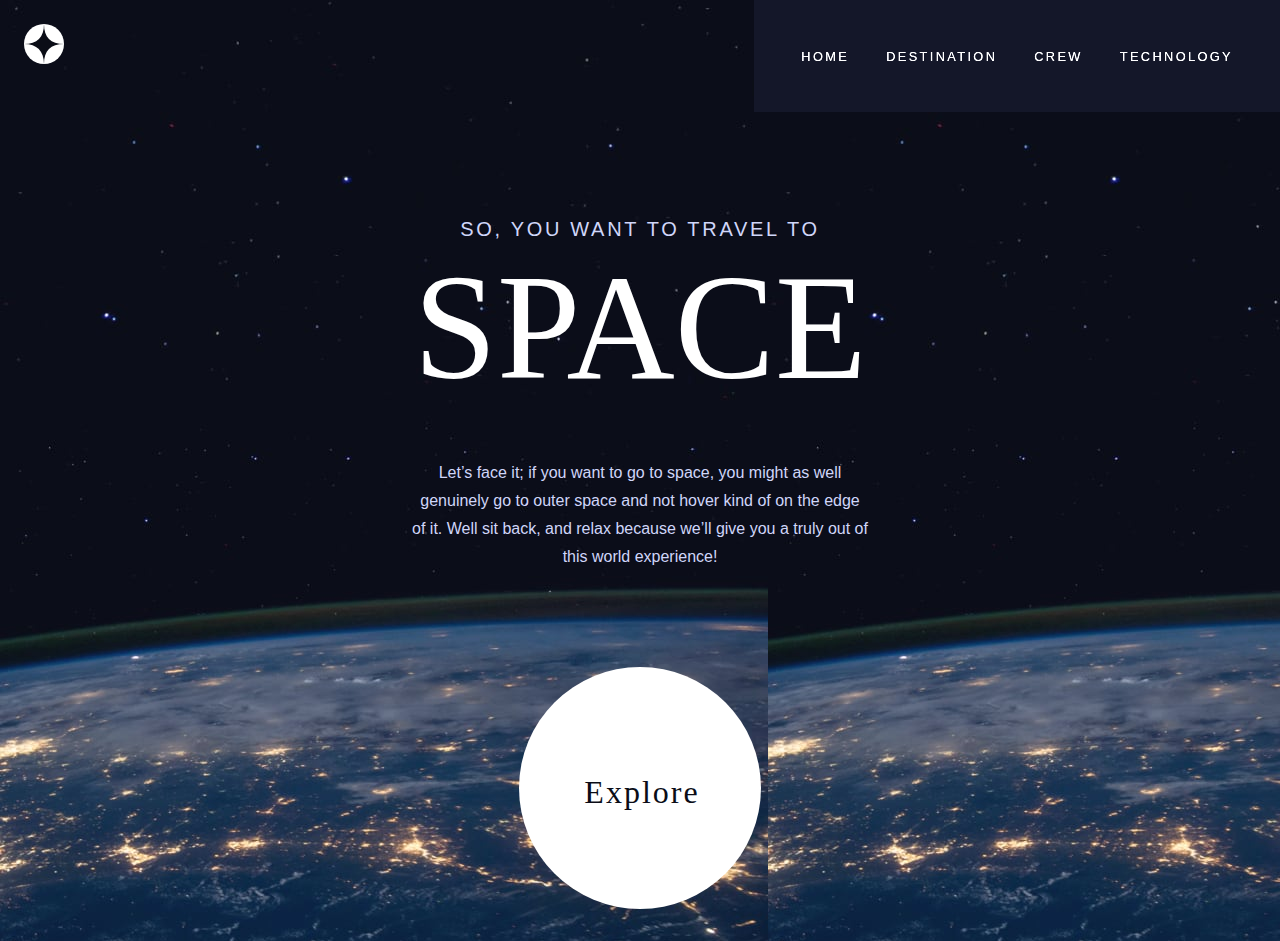
<file: starter-code/index.html>
<!DOCTYPE html>
<html lang="en">
<head>
  <meta charset="UTF-8">
  <meta name="viewport" content="width=device-width, initial-scale=1.0">
   <link rel="stylesheet" href="index.css">
  <link rel="icon" type="image/png" sizes="32x32" href="./assets/favicon-32x32.png">
  <script src="index.js" defer></script>
  
  <title>Frontend Mentor | Space tourism website</title>
</head>
<body>

<section class="wrapper">
<section class="Main_Menu">
  <img src="../starter-code/assets/shared/logo.svg">
  <img src="../starter-code/assets/shared/icon-hamburger.svg" id="hamburger">
</section>

<section class="menu" id="menu">
  <img src="../starter-code/assets/shared/icon-close.svg" id="close">
  <ul>
<li><a href="index.html"><span>00</span>  Home</a></li>

<li><a href="destination-moon.html"><span>01</span>  Destination</a></li>
<li><a href="#"><span>02</span>  Crew</a></li>
<li><a href="#"><span>03</span>  Technology </a></li>
</ul>
  </section>
 
  <section class="Menu" id="Menu">
    <ul>
  <li><a href="index.html">  Home</a></li>
  
  <li><a href="destination-moon.html"> Destination</a></li>
  <li><a href="#">  Crew</a></li>
  <li><a href="#"> Technology </a></li>
  </ul>
</section>
</section>
  
<section class="container">
  <section class="Text">
    <p>So, you want to travel to</p>
  <h1>Space</h1>
 <p> Let’s face it; if you want to go to space, you might as well genuinely go to 
  outer space and not hover kind of on the edge of it. Well sit back, and relax 
  because we’ll give you a truly out of this world experience!</p>
</section>
<section class="bottom">
  <h3>Explore</h3>
</section>
</section>

</body>
</html>
</file>
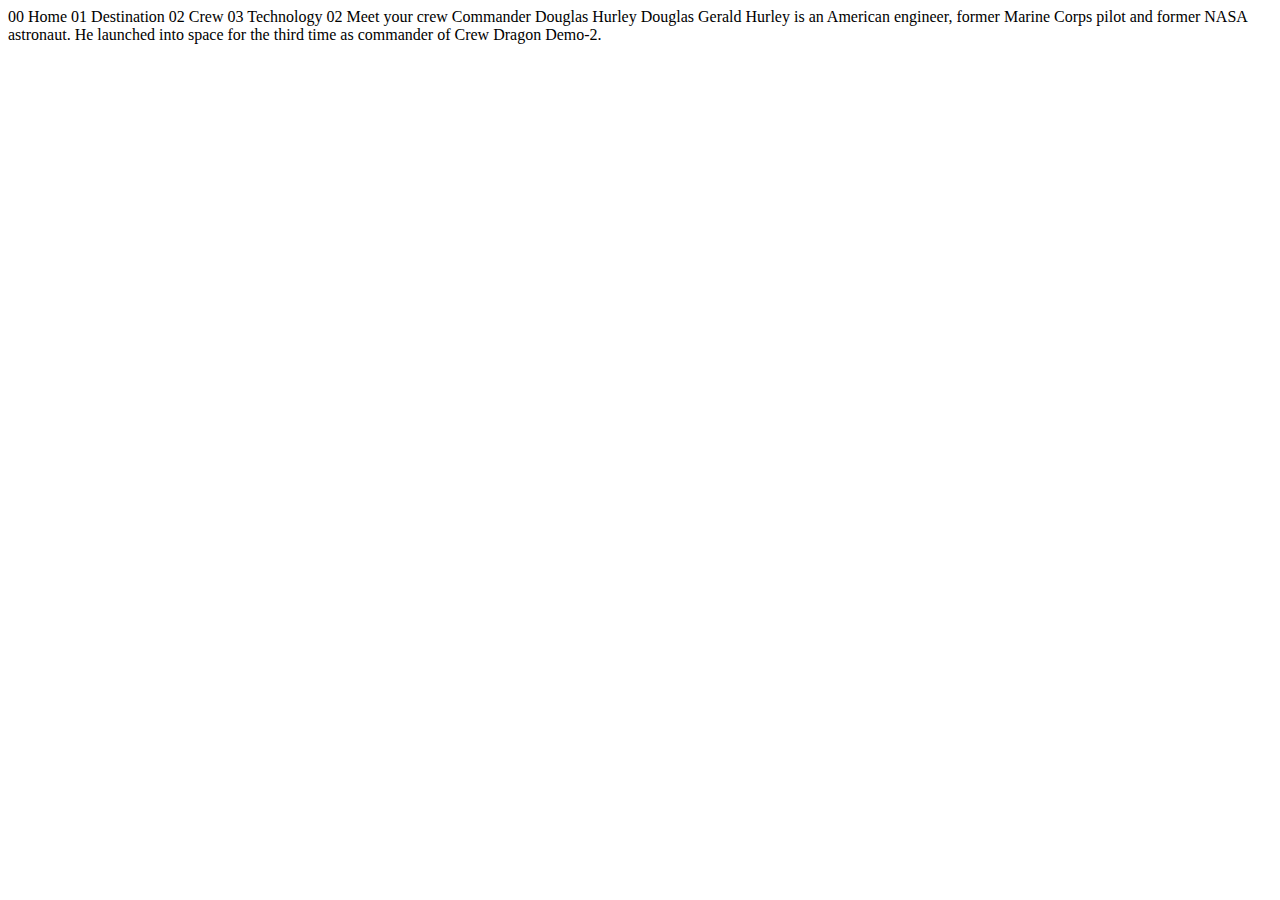
<file: starter-code/crew-commander.html>
<!DOCTYPE html>
<html lang="en">
<head>
  <meta charset="UTF-8">
  <meta name="viewport" content="width=device-width, initial-scale=1.0">

  <link rel="icon" type="image/png" sizes="32x32" href="./assets/favicon-32x32.png">
  
  <title>Frontend Mentor | Space tourism website</title>
</head>
<body>

  00 Home
  01 Destination
  02 Crew
  03 Technology

  02 Meet your crew

  Commander
  Douglas Hurley

  Douglas Gerald Hurley is an American engineer, former Marine Corps pilot 
  and former NASA astronaut. He launched into space for the third time as 
  commander of Crew Dragon Demo-2.
</body>
</html>
</file>
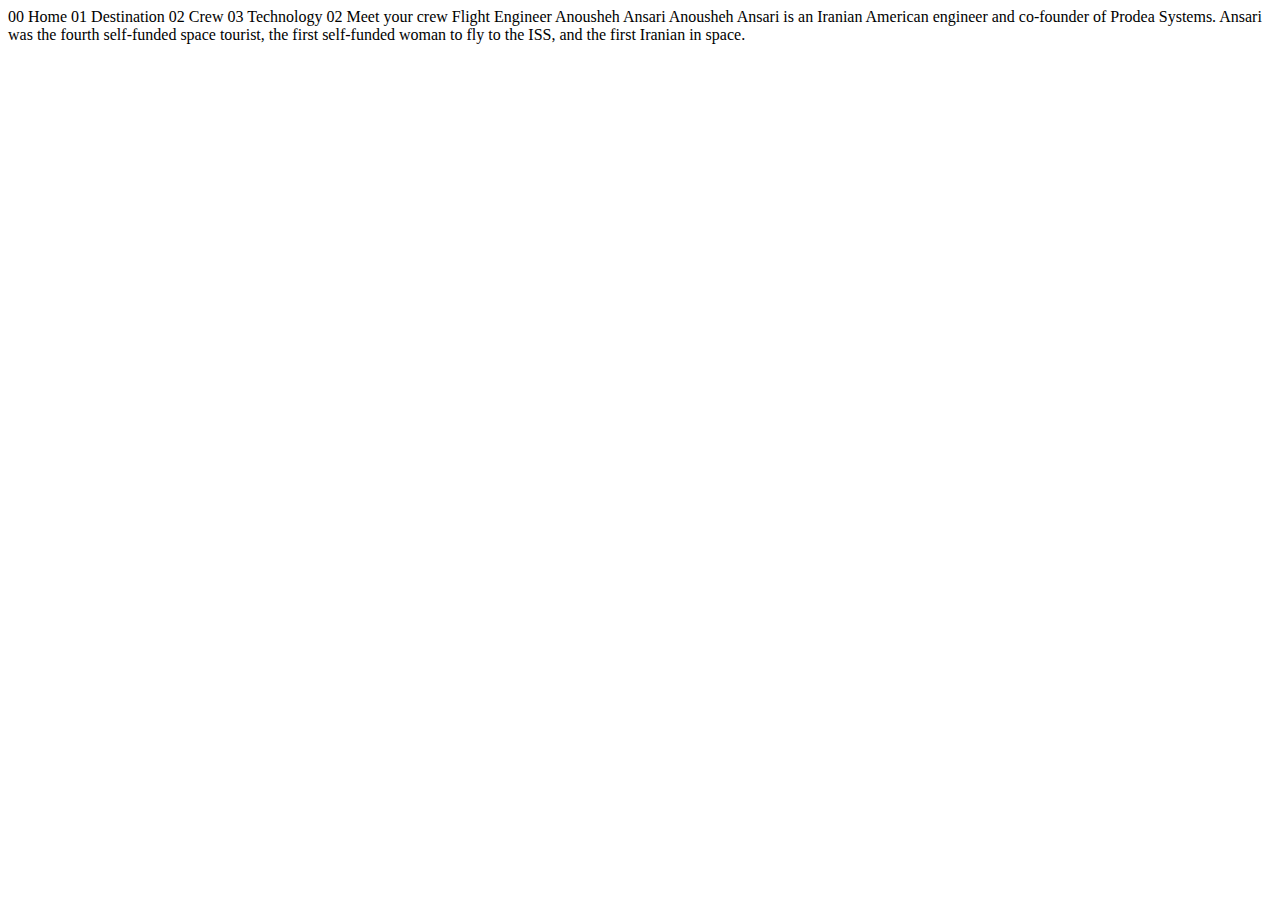
<file: starter-code/crew-engineer.html>
<!DOCTYPE html>
<html lang="en">
<head>
  <meta charset="UTF-8">
  <meta name="viewport" content="width=device-width, initial-scale=1.0">

  <link rel="icon" type="image/png" sizes="32x32" href="./assets/favicon-32x32.png">
  
  <title>Frontend Mentor | Space tourism website</title>
</head>
<body>

  00 Home
  01 Destination
  02 Crew
  03 Technology

  02 Meet your crew

  Flight Engineer
  Anousheh Ansari

  Anousheh Ansari is an Iranian American engineer and co-founder of Prodea Systems. 
  Ansari was the fourth self-funded space tourist, the first self-funded woman to 
  fly to the ISS, and the first Iranian in space. 
</body>
</html>
</file>
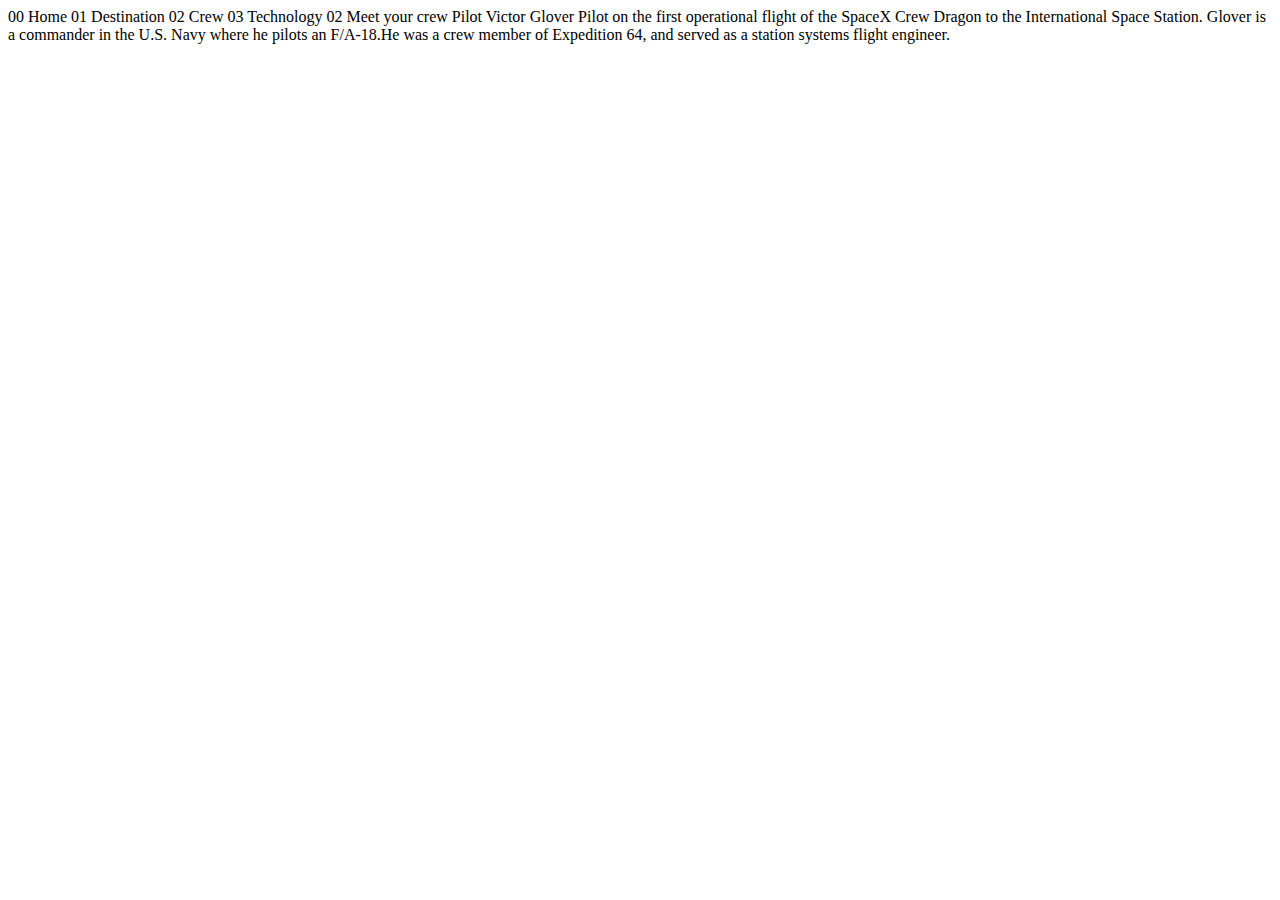
<file: starter-code/crew-pilot.html>
<!DOCTYPE html>
<html lang="en">
<head>
  <meta charset="UTF-8">
  <meta name="viewport" content="width=device-width, initial-scale=1.0">

  <link rel="icon" type="image/png" sizes="32x32" href="./assets/favicon-32x32.png">
  
  <title>Frontend Mentor | Space tourism website</title>
</head>
<body>

  00 Home
  01 Destination
  02 Crew
  03 Technology

  02 Meet your crew

  Pilot
  Victor Glover

  Pilot on the first operational flight of the SpaceX Crew Dragon to the 
  International Space Station. Glover is a commander in the U.S. Navy where 
  he pilots an F/A-18.He was a crew member of Expedition 64, and served as a 
  station systems flight engineer. 
</body>
</html>
</file>
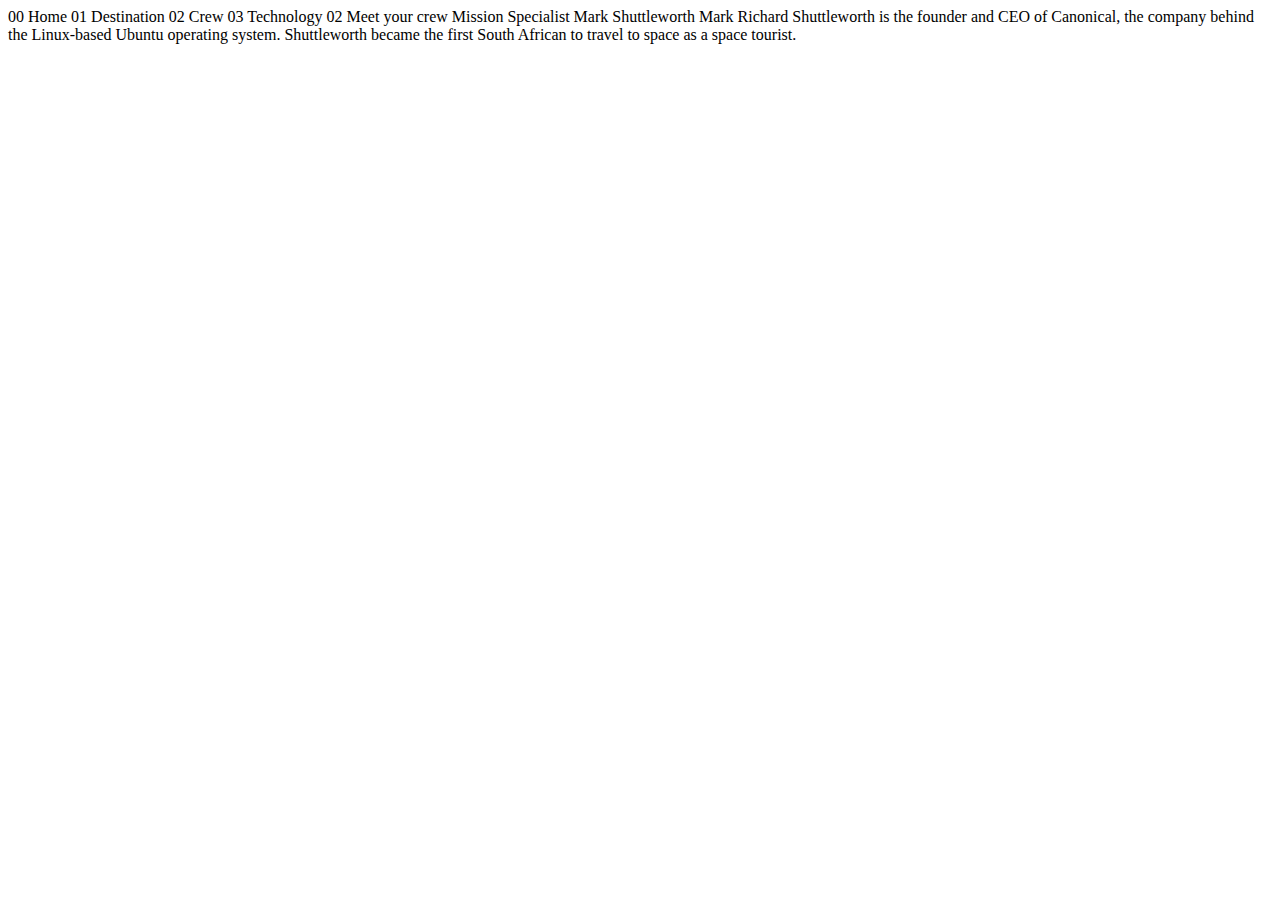
<file: starter-code/crew-specialist.html>
<!DOCTYPE html>
<html lang="en">
<head>
  <meta charset="UTF-8">
  <meta name="viewport" content="width=device-width, initial-scale=1.0">

  <link rel="icon" type="image/png" sizes="32x32" href="./assets/favicon-32x32.png">
  
  <title>Frontend Mentor | Space tourism website</title>
</head>
<body>

  00 Home
  01 Destination
  02 Crew
  03 Technology

  02 Meet your crew

  Mission Specialist
  Mark Shuttleworth

  Mark Richard Shuttleworth is the founder and CEO of Canonical, the company behind 
  the Linux-based Ubuntu operating system. Shuttleworth became the first South 
  African to travel to space as a space tourist.
</body>
</html>
</file>
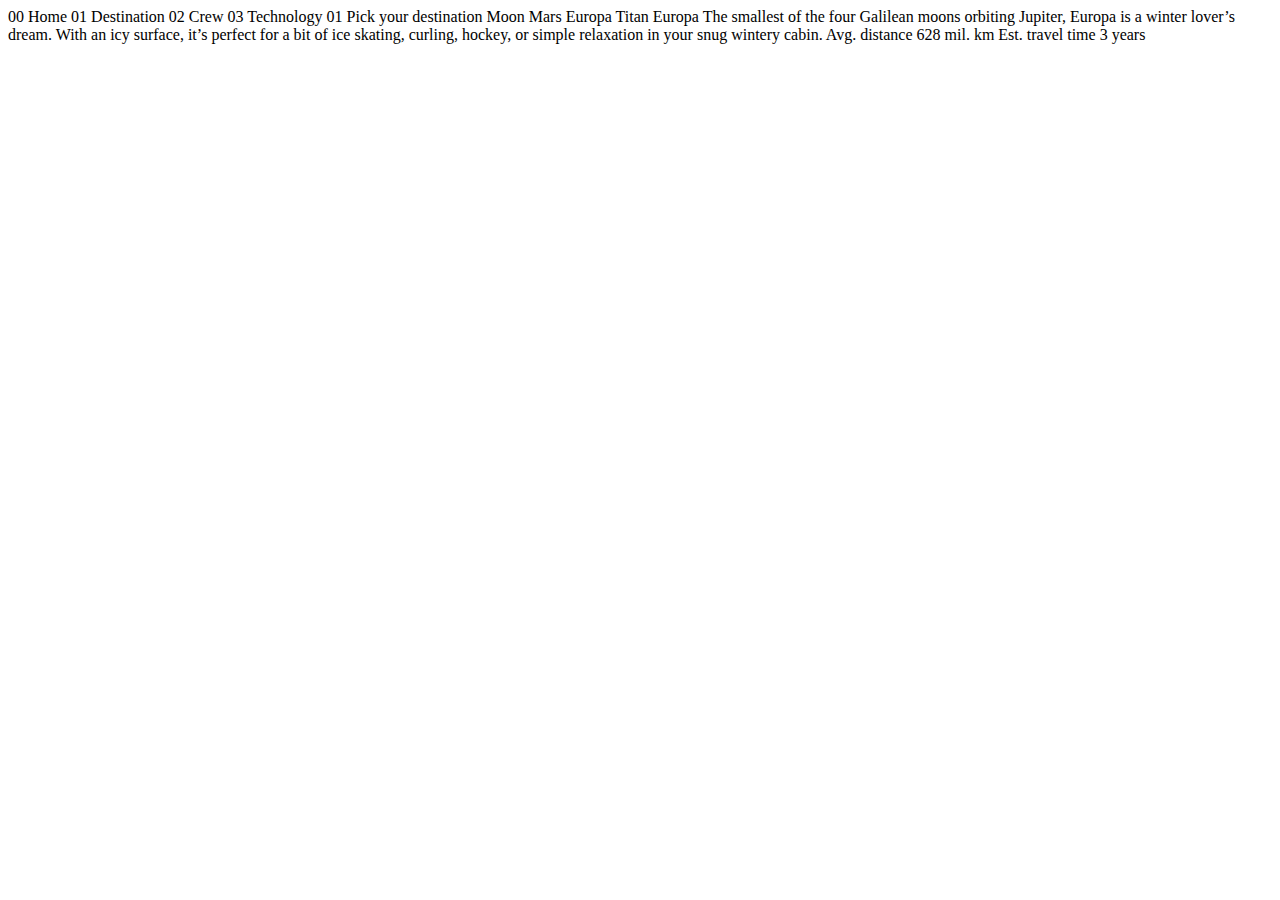
<file: starter-code/destination-europa.html>
<!DOCTYPE html>
<html lang="en">
<head>
  <meta charset="UTF-8">
  <meta name="viewport" content="width=device-width, initial-scale=1.0">

  <link rel="icon" type="image/png" sizes="32x32" href="./assets/favicon-32x32.png">
  
  <title>Frontend Mentor | Space tourism website</title>
</head>
<body>

  00 Home
  01 Destination
  02 Crew
  03 Technology

  01 Pick your destination

  Moon
  Mars
  Europa
  Titan

  Europa

  The smallest of the four Galilean moons orbiting Jupiter, Europa is a 
  winter lover’s dream. With an icy surface, it’s perfect for a bit of 
  ice skating, curling, hockey, or simple relaxation in your snug 
  wintery cabin.

  Avg. distance
  628 mil. km

  Est. travel time
  3 years
</body>
</html>
</file>
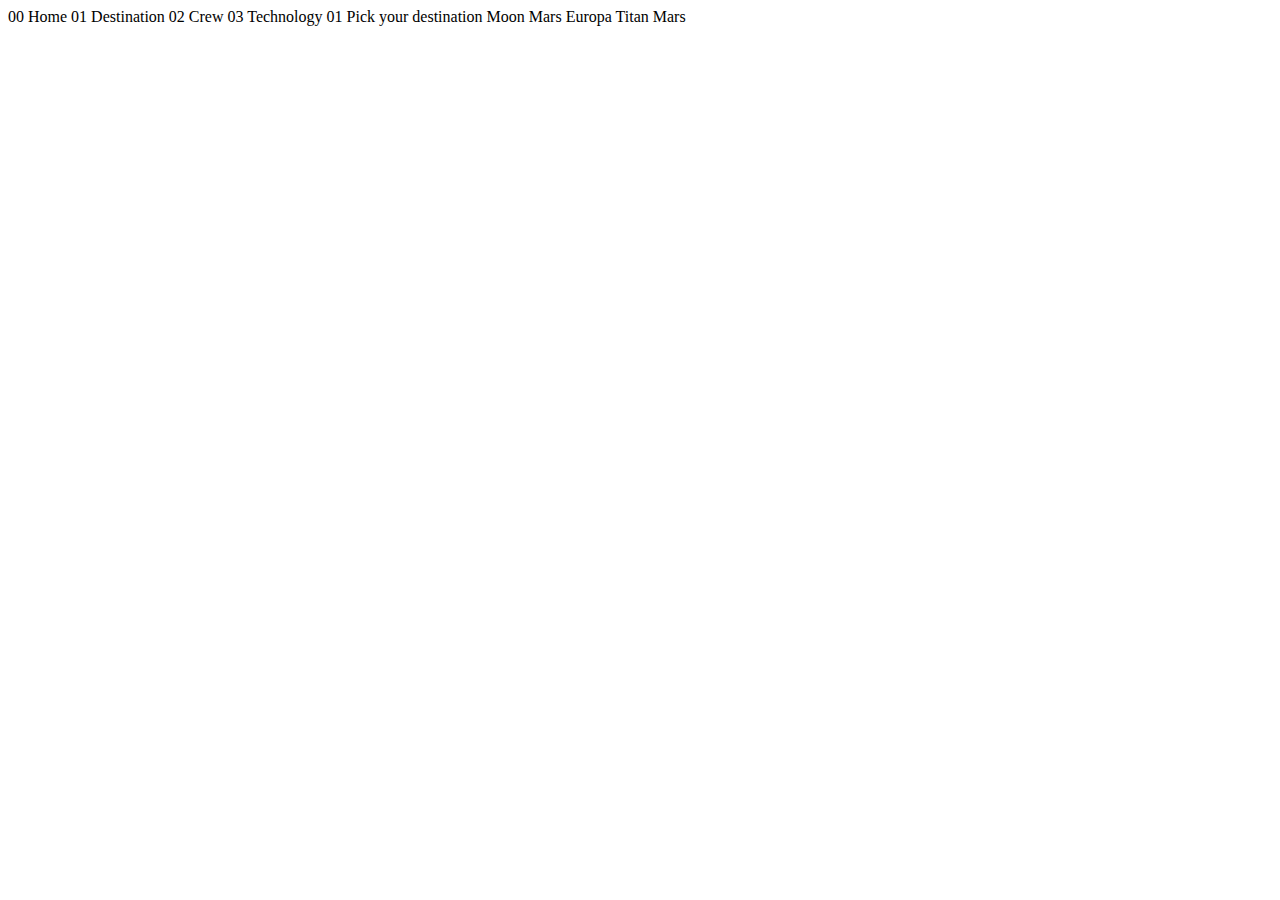
<file: starter-code/destination-mars.html>
<!DOCTYPE html>
<html lang="en">
<head>
  <meta charset="UTF-8">
  <meta name="viewport" content="width=device-width, initial-scale=1.0">

  <link rel="icon" type="image/png" sizes="32x32" href="./assets/favicon-32x32.png">
  
  <title>Frontend Mentor | Space tourism website</title>
</head>
<body>

  00 Home
  01 Destination
  02 Crew
  03 Technology

  01 Pick your destination

  Moon
  Mars
  Europa
  Titan

  Mars


  

 
</body>
</html>
</file>
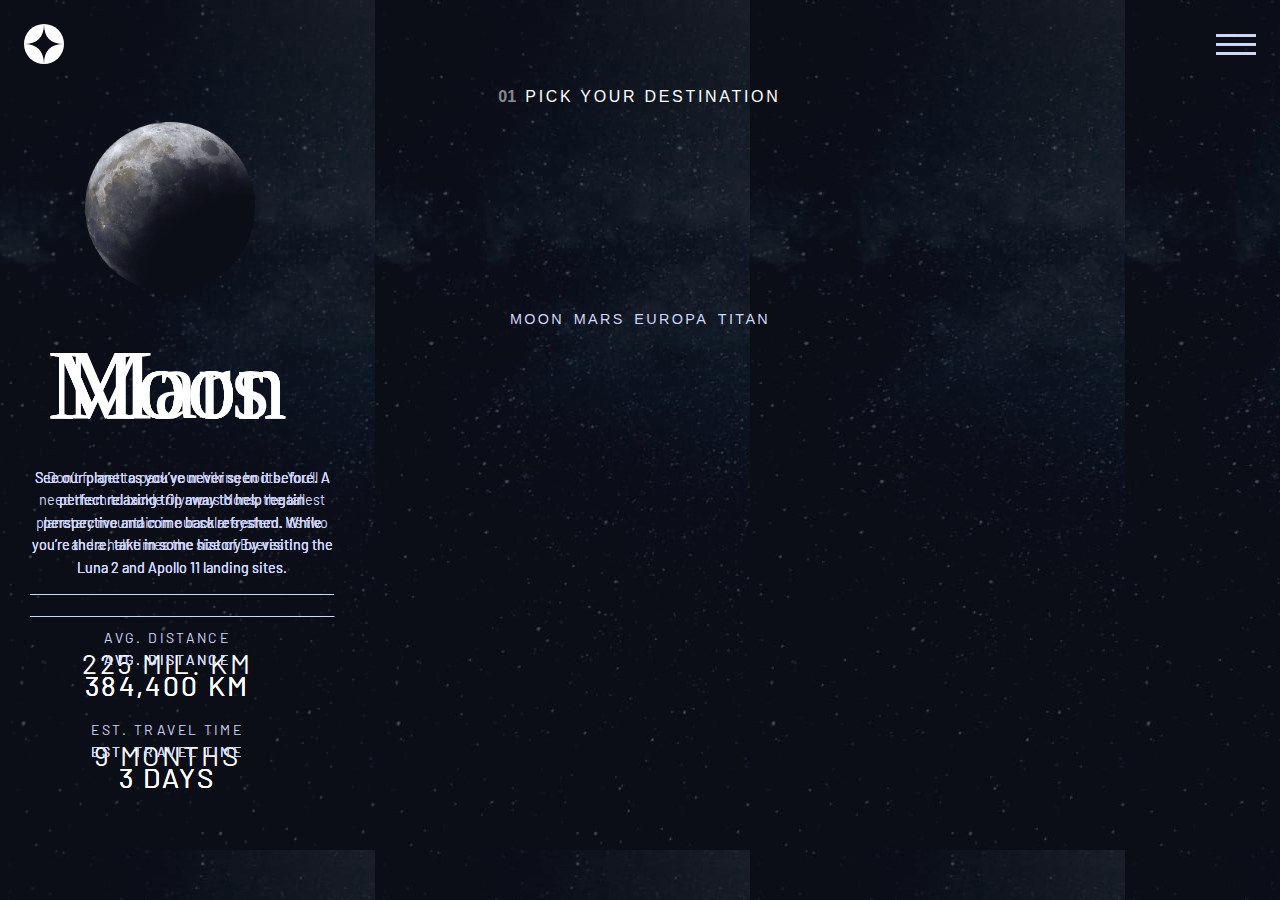
<file: starter-code/destination-moon.html>
<!DOCTYPE html>
<html lang="en">
<head>
  <meta charset="UTF-8">
  <meta name="viewport" content="width=device-width, initial-scale=1.0">
  <link rel="stylesheet" href="destination.css">
  <link rel="icon" type="image/png" sizes="32x32" href="./assets/favicon-32x32.png">
  <link href="https://fonts.googleapis.com/css2?family=Barlow&display=swap" rel="stylesheet">
  <script src="index.js" defer></script>
  <title>Frontend Mentor | Space tourism website</title>
</head>
<body>

  <section class="Main_Menu">
    <img src="../starter-code/assets/shared/logo.svg">
    <img src="../starter-code/assets/shared/icon-hamburger.svg" id="hamburger">
  </section>
  
  <section class="menu" id="menu">
    <img src="../starter-code/assets/shared/icon-close.svg" id="close">
    <ul>
  <li><a href="index.html"><span>00</span>  Home</a></li>
  
  <li><a href="destination-moon.html"><span>01</span>  Destination</a></li>
  <li><a href="#"><span>02</span>  Crew</a></li>
  <li><a href="#"><span>03</span>  Technology </a></li>
  </ul>
    </section>
    <section class="header__text">
      <p>
      01</p><p>Pick your destination
        </p>
    </section>
    <section id="planetary__bodies" >
    <section id="moon_img">
      <img src="./assets/destination/image-moon.png"  id="moon">
    </section>
    <section id="moon_img" hidden>
      <img src="./assets/destination/image-mars.png"  id="mars">
    </section>
    <section id="moon_img" hidden>
      <img src="./assets/destination/image-europa.png">
    </section>
    <section id="moon_img" hidden>
      <img src="./assets/destination/image-titan.png">
    </section>
  </section>


  <section class="planets">
    <ul>
      <li><a href="#">Moon</a></li> 
      <li><a href="#">Mars</a></li> 
      <li><a href="#">Europa</a></li> 
      <li><a href="#">Titan</a></li> 
 
</ul>
</section>

<!-- Moon -->
<section class="destination" hidden>
<section class="Text">
  <h1> Moon</h1>
 <p>
   See our planet as you’ve never seen it before. A perfect relaxing trip away to help 
   regain perspective and come back refreshed. While you’re there, take in some history 
   by visiting the Luna 2 and Apollo 11 landing sites.</p>
   
   </section>
 
   
 <section class="distance">
  <p> Avg. distance</p>
   <p> 384,400 km</p>
 </section>
 
 <section class="Time">
   <p>Est. travel time</p>
   <p>3 days</p>
</section>
</section>

<!-- Mars -->
<section class="destination" hidden>
<section class="Text">
  <h1> Mars</h1>
 <p>
  Don’t forget to pack your hiking boots. You’ll need them to tackle Olympus Mons, 
  the tallest planetary mountain in our solar system. It’s two and a half times 
  the size of Everest!
</p>
   
   </section>
 

 <section class="distance">
  <p> Avg. distance
    </p>
   <p> 225 mil. km</p>
 </section>
 
 <section class="Time">
   <p> Est. travel time
   </p>
   <p> 9 months</p>
</section>
</section>

<!-- Europa -->
<section class="destination" hidden>
<section class="Text">
  <h1> Moon</h1>
 <p>
   See our planet as you’ve never seen it before. A perfect relaxing trip away to help 
   regain perspective and come back refreshed. While you’re there, take in some history 
   by visiting the Luna 2 and Apollo 11 landing sites.</p>
   
   </section>
 
   
 <section class="distance">
  <p> Avg. distance</p>
   <p> 384,400 km</p>
 </section>
 
 <section class="Time">
   <p>Est. travel time</p>
   <p>3 days</p>
</section>
</section>

<!-- Titan -->
<section class="destination">
<section class="Text">
  <h1> Moon</h1>
 <p>
   See our planet as you’ve never seen it before. A perfect relaxing trip away to help 
   regain perspective and come back refreshed. While you’re there, take in some history 
   by visiting the Luna 2 and Apollo 11 landing sites.</p>
   
   </section>
 
   
 <section class="distance">
  <p> Avg. distance</p>
   <p> 384,400 km</p>
 </section>
 
 <section class="Time">
   <p>Est. travel time</p>
   <p>3 days</p>
</section>
</section>
</body>
</html>
</file>
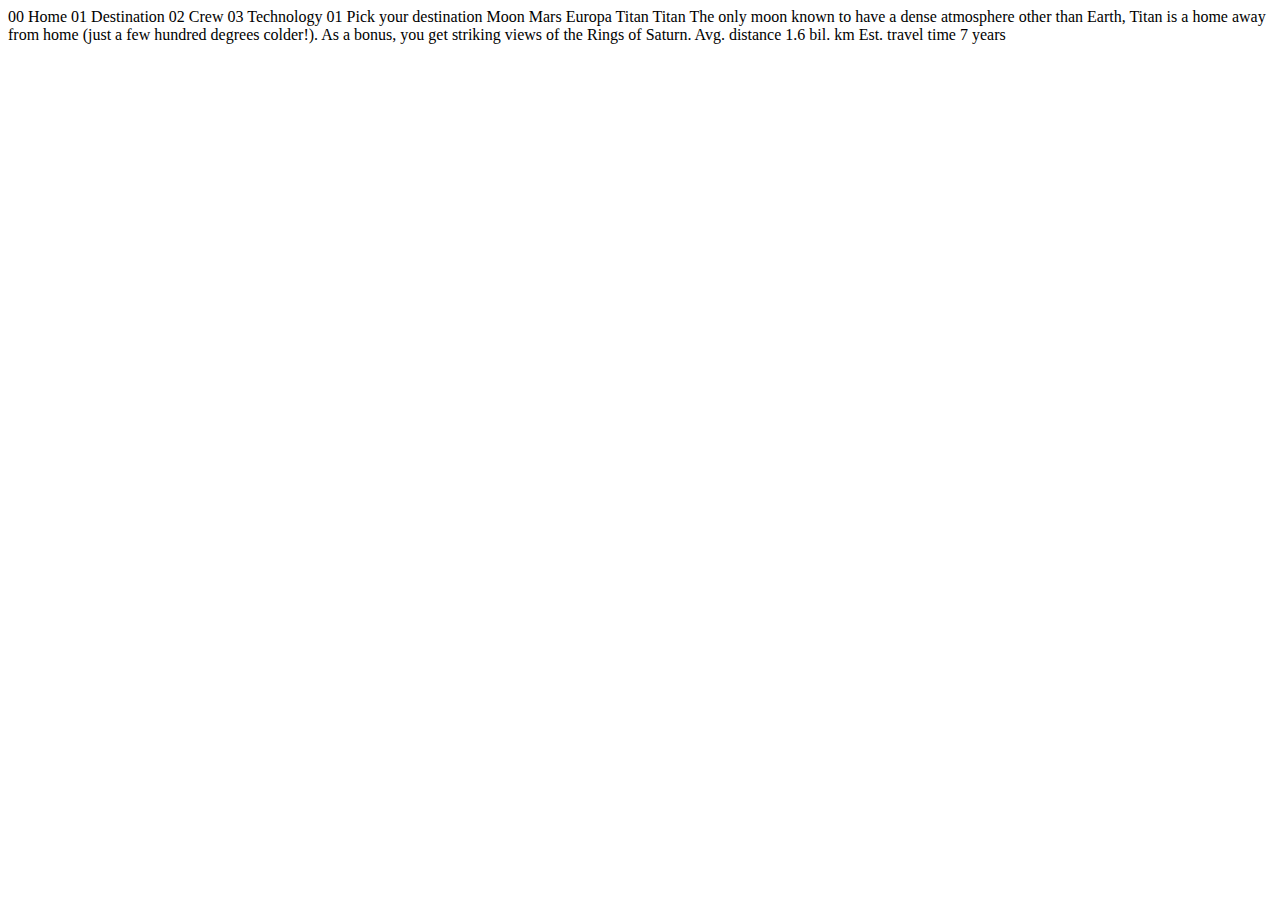
<file: starter-code/destination-titan.html>
<!DOCTYPE html>
<html lang="en">
<head>
  <meta charset="UTF-8">
  <meta name="viewport" content="width=device-width, initial-scale=1.0">

  <link rel="icon" type="image/png" sizes="32x32" href="./assets/favicon-32x32.png">
  
  <title>Frontend Mentor | Space tourism website</title>
</head>
<body>

  00 Home
  01 Destination
  02 Crew
  03 Technology

  01 Pick your destination

  Moon
  Mars
  Europa
  Titan

  Titan

  The only moon known to have a dense atmosphere other than Earth, Titan 
  is a home away from home (just a few hundred degrees colder!). As a 
  bonus, you get striking views of the Rings of Saturn.

  Avg. distance
  1.6 bil. km

  Est. travel time
  7 years
</body>
</html>
</file>
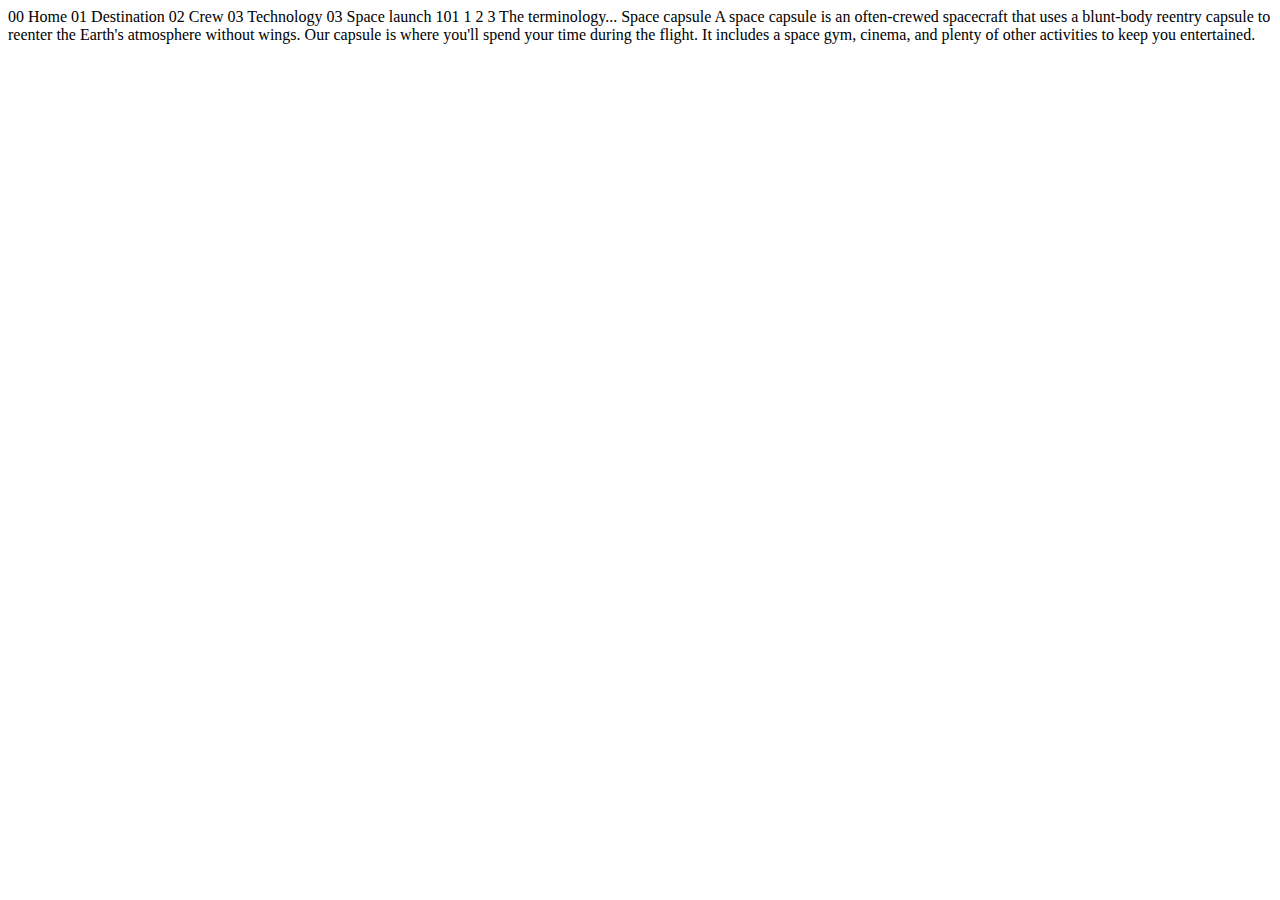
<file: starter-code/technology-capsule.html>
<!DOCTYPE html>
<html lang="en">
<head>
  <meta charset="UTF-8">
  <meta name="viewport" content="width=device-width, initial-scale=1.0">

  <link rel="icon" type="image/png" sizes="32x32" href="./assets/favicon-32x32.png">
  
  <title>Frontend Mentor | Space tourism website</title>
</head>
<body>

  00 Home
  01 Destination
  02 Crew
  03 Technology

  03 Space launch 101

  1
  2
  3

  The terminology...
  Space capsule

  A space capsule is an often-crewed spacecraft that uses a blunt-body reentry 
  capsule to reenter the Earth's atmosphere without wings. Our capsule is where 
  you'll spend your time during the flight. It includes a space gym, cinema, 
  and plenty of other activities to keep you entertained.
</body>
</html>
</file>
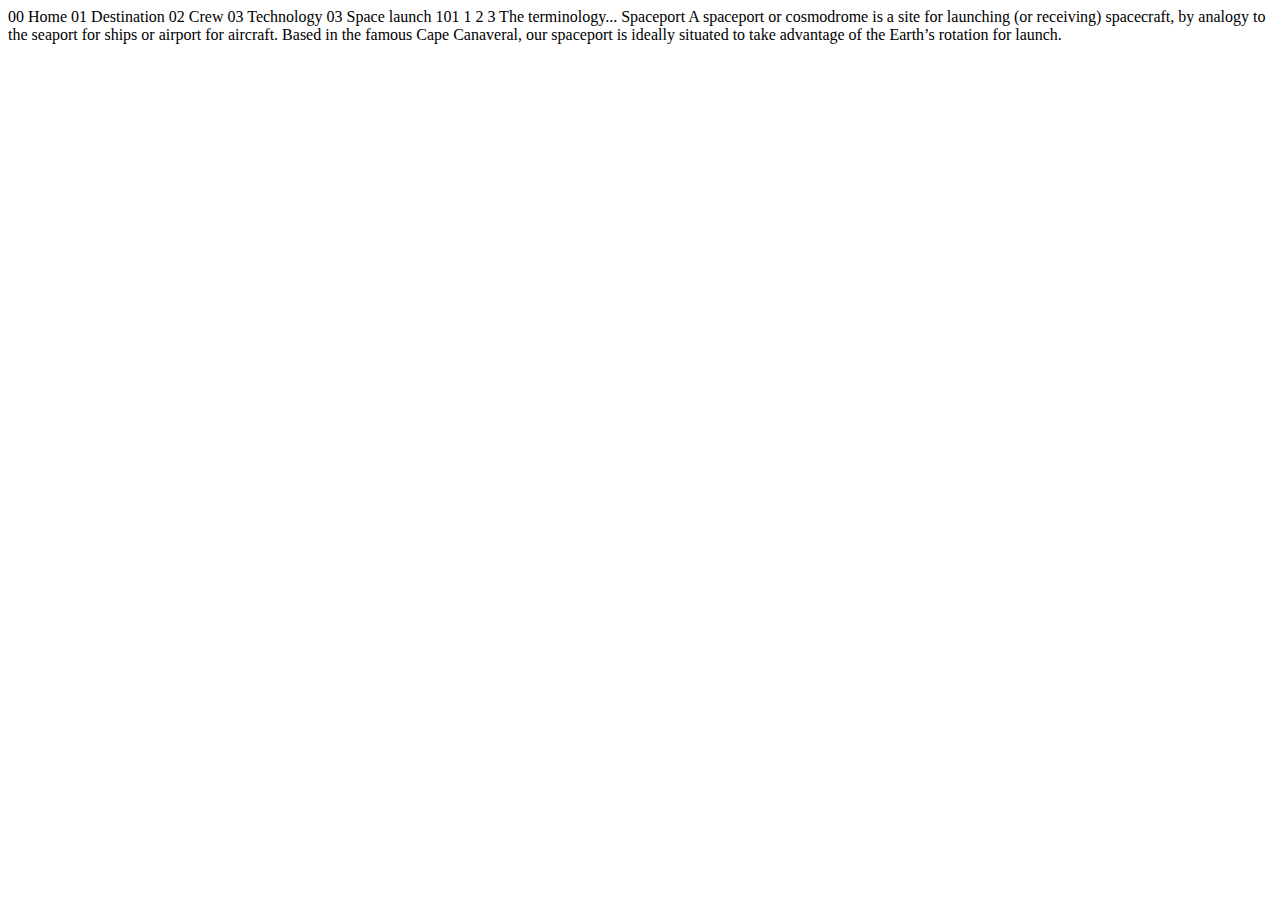
<file: starter-code/technology-spaceport.html>
<!DOCTYPE html>
<html lang="en">
<head>
  <meta charset="UTF-8">
  <meta name="viewport" content="width=device-width, initial-scale=1.0">

  <link rel="icon" type="image/png" sizes="32x32" href="./assets/favicon-32x32.png">
  
  <title>Frontend Mentor | Space tourism website</title>
</head>
<body>

  00 Home
  01 Destination
  02 Crew
  03 Technology

  03 Space launch 101

  1
  2
  3

  The terminology...
  Spaceport

  A spaceport or cosmodrome is a site for launching (or receiving) spacecraft, 
  by analogy to the seaport for ships or airport for aircraft. Based in the 
  famous Cape Canaveral, our spaceport is ideally situated to take advantage 
  of the Earth’s rotation for launch.
</body>
</html>
</file>
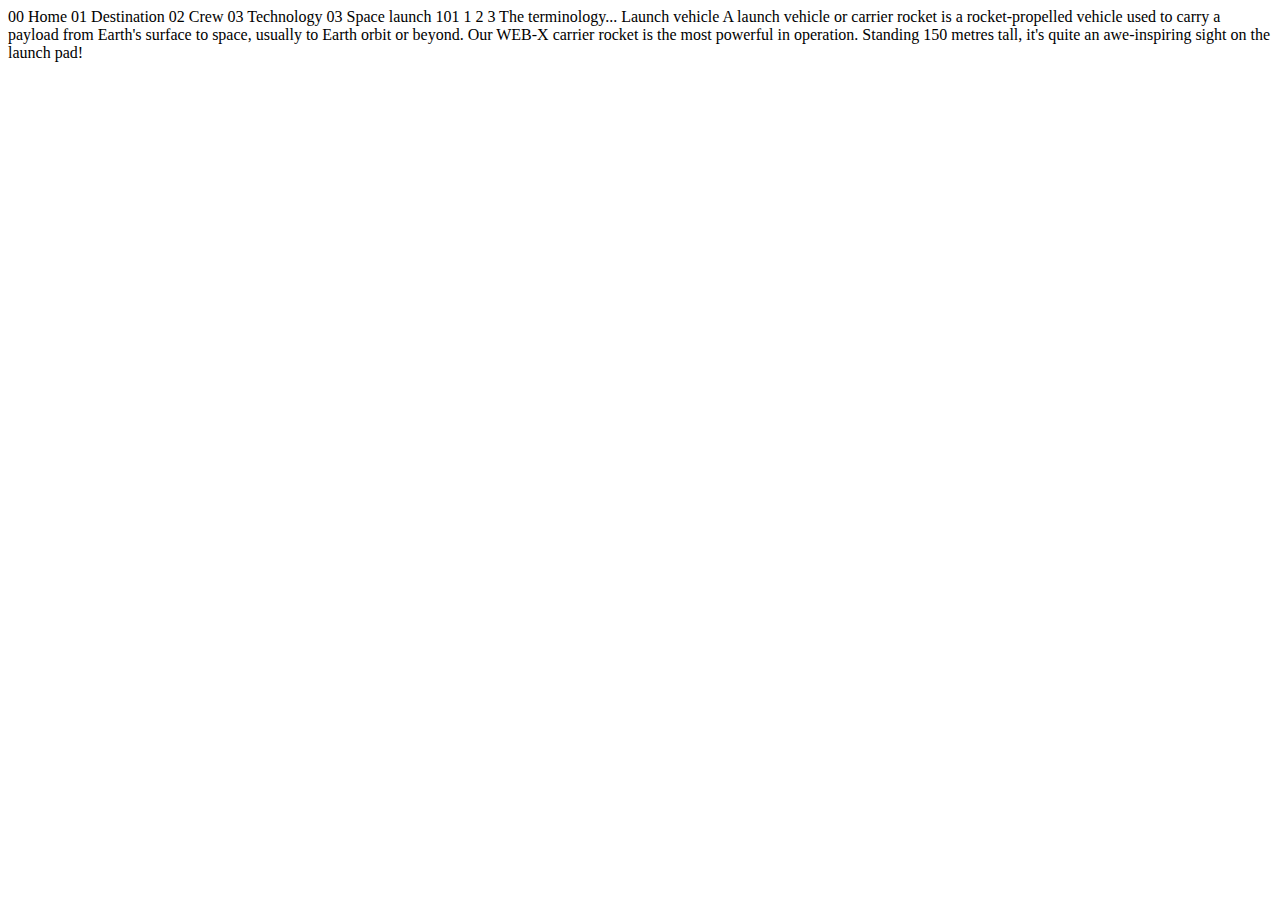
<file: starter-code/technology-vehicle.html>
<!DOCTYPE html>
<html lang="en">
<head>
  <meta charset="UTF-8">
  <meta name="viewport" content="width=device-width, initial-scale=1.0">

  <link rel="icon" type="image/png" sizes="32x32" href="./assets/favicon-32x32.png">
  
  <title>Frontend Mentor | Space tourism website</title>
</head>
<body>

  00 Home
  01 Destination
  02 Crew
  03 Technology

  03 Space launch 101

  1
  2
  3

  The terminology...
  Launch vehicle

  A launch vehicle or carrier rocket is a rocket-propelled vehicle used to carry a 
  payload from Earth's surface to space, usually to Earth orbit or beyond. Our 
  WEB-X carrier rocket is the most powerful in operation. Standing 150 metres tall, 
  it's quite an awe-inspiring sight on the launch pad!
</body>
</html>
</file>
<file: starter-code/index.css>
*,
*::before,
*::after{
    padding:0;
    margin:0;
    box-sizing: border-box;
}

body,
h1,
h2,
h3,
h4,
h5,
h6,
ul,
ol,
li,
img,
p,
hr{ margin: 0;
padding:0;
}

ul{list-style: none;}

input,
text-area,
select,
button { color: inherit;
font: inherit;
letter-spacing: inherit;
}

a{text-decoration: none;
color:white;}
@import url('https://fonts.googleapis.com/css2?family=Bellefair&display=swap');
@import url('https://fonts.googleapis.com/css2?family=Barlow+Condensed&family=Bellefair&display=swap');

body{max-width:100vw;
position:relative;
font-family:'Open Sans', sans-serif;
background-image:url('../starter-code/assets/home/background-home-mobile.jpg');
padding-bottom:2rem;

}
@media screen and (min-width: 23.4375rem){
.Main_Menu{
    padding:1.5rem 1.5rem;
    display:flex;
    justify-content: space-between;
    
}
.Main_Menu img:first-child{
    width:2.5rem;
    height:2.5rem;
}
.Main_Menu img:last-child{
    width:2.5rem;
    height:1.3125rem;
    margin:auto 0;
}
.menu{
    display:block;
    backdrop-filter: blur(30px);
    position: absolute;
    top:0;
    right:100%;
    height:100vh;
    width:15.875rem;
    z-index: 1000;
    transition:0.3s
    }

.menu img{
    width:1.9131rem;
    height:1.9131rem;
    position:absolute;
    top: 2.125rem;
    right:1.5rem;

}
.menu ul{
    margin-top:7.5625rem;
}
.menu ul li{
    padding-bottom:2.25rem;
    padding-left:1.5625rem;
}
.menu ul li a{
    font-family:'Barlow Condensed', sans-serif;
    font-weight: lighter;
}
.menu span{
    font-family:'Barlow Condensed', sans-serif;
    font-weight: bold;
}
.Text{
    margin-top:2rem;
    text-align:center;
    color: #D0D6F9;
}
.Text h1{
    color: #FFFFFF;
    font-family: 'Bellefair', serif;
    font-size: 6.25rem;
    font-weight:lighter;
    font-size: 32;
}
.Text p:first-child{
   font-family:'Barlow Condensed', sans-serif;
   letter-spacing: 0.168rem;
   text-transform: uppercase;
   font-size:0.77rem;
}
.Text p:last-child{
    font-size:0.9rem;
    margin-top:2.9rem;
    width:20rem;
    margin:2.9rem auto;
 }
 .bottom{
    background-color:#ffffff;
    width:9.375rem;
    height:9.375rem;
    margin-inline:auto;
    border-radius: 50%;
    margin-top:6rem;
 }
 .bottom h3{
    transform: translate(24%, 230%);
    color:#0B0D17;
    margin:auto;
    font-family: 'Bellefair', serif;
    letter-spacing: 0.078rem;
    font-size: 1.5rem;
    font-weight: lighter;
 }
 .Menu{
    display:none;
 }
}
@media screen and (min-width: 48rem){
    @import url('https://fonts.googleapis.com/css2?family=Barlow&display=swap');
    body{
        background-image: url('../starter-code/assets/home/background-home-tablet.jpg');
    }
    .Main_Menu img:last-child{
        display:none;
    }
    .wrapper{
        display: flex;
        justify-content: space-between;
    }
    .menu {
        display:none
    }
    .Menu{
        display: block;

    }
    .Menu ul{
        display:flex;
        padding:2.9375rem;
        padding-left: 0.625rem;
        background-color:#0B0D17;
        filter: brightness(1.8);
    }
    .Menu ul li a{
        letter-spacing: 0.1475rem;
        font-family:'Barlow Condensed', sans-serif;
        filter:brightness(0.7);
        padding-left: 2.3125rem;
        text-transform: uppercase;
        font-size: 0.8rem;
        position: relative;
    }
    .Text{
        margin-top:6.625rem;
    }
    .Text p:first-child{
        font-size:1.25rem;
    }
    .Text h1{
        text-transform: uppercase;
        font-size:9.375rem;
    }
    .Text p:last-child{
        font-size:1rem;
        width:28.5rem;
        font-family: 'Barlow', sans-serif;
        line-height: 1.75rem;
    }
    .bottom{
        background-color:#ffffff;
        width:15.125rem;
        height: 15.125rem;
        margin-inline:auto;
        border-radius: 50%;
        margin-top:6rem;
     }
     .bottom h3{
        transform: translate(27%, 290%);
        color:#0B0D17;
        margin:auto;
        font-family: 'Bellefair', serif;
        letter-spacing: 0.125rem;
        font-size: 2rem;
        font-weight: lighter;
     }
     .Menu ul li a:hover::after{
        content:'';
        position:absolute;
        width:70%;
        top:3.8rem;
        left:2.32rem;
        border-bottom:0.1875rem solid #ffffff;
        display: block;
        transition:0.2s;
     }
}

@media screen and (min-width:90rem){
    body{
        background-image: url('./assets/home/background-home-desktop.jpg');
    } 
    .Menu ul{
        display:flex;
        padding:2.4375rem 5.6785rem;
        padding-right:10rem;
        backdrop-filter: 5px;
    }
    .Menu ul li a{
        letter-spacing: 0.1475rem;
        font-family:'Barlow Condensed', sans-serif;
        padding-left:4.8125rem;
        text-transform: uppercase;
        font-size: 1rem;
        position: relative;
    }
    .Text p:first-child{
        text-align: left;
        margin-left:10.3125rem;
    }
    .Text p:last-child{
        text-align:left;
        width:28.8rem;
        font-size:1.1rem;
    }
    .container{
        display:grid;
        grid-template-columns: 1fr 1fr;
        margin-top:15.3125rem;
    }
    .bottom{
        background-color:#ffffff;
        width:17.125rem;
        height: 17.125rem;
        margin-inline:auto;
        border-radius: 50%;
        margin-top:12.75rem;
     }
     .bottom h3{
        transform: translate(27%, 330%);
        color:#0B0D17;
        margin:auto;
        font-family: 'Bellefair', serif;
        letter-spacing: 0.125rem;
        font-size: 2rem;
        font-weight: lighter;
     }
     .Menu ul li a:hover::after{
        content:'';
        position:absolute;
        width:70%;
        top:3.8rem;
        left:2.32rem;
        border-bottom:0.1875rem solid #ffffff;
        display: block;
        transition:0.2s;
     }
}
</file>
<file: starter-code/destination.css>
*,
*::before,
*::after{
    padding:0;
    margin:0;
    box-sizing: border-box;
}

body,
h1,
h2,
h3,
h4,
h5,
h6,
ul,
ol,
li,
img,
p,
hr{ margin: 0;
padding:0;
}

ul{list-style: none;}

input,
text-area,
select,
button { color: inherit;
font: inherit;
letter-spacing: inherit;
}

a{text-decoration: none;
color:white;}
@import url('https://fonts.googleapis.com/css2?family=Bellefair&display=swap');
@import url('https://fonts.googleapis.com/css2?family=Barlow+Condensed&family=Bellefair&display=swap');

body{max-width:100vw;
position:relative;
font-family:'Open Sans', sans-serif;
background-image:url('../starter-code/assets/destination/background-destination-mobile.jpg');
padding-bottom:1rem;
}
.Main_Menu{
    padding:1.5rem 1.5rem;
    display:flex;
    justify-content: space-between;
    
}
.Main_Menu img:first-child{
    width:2.5rem;
    height:2.5rem;
}
.Main_Menu img:last-child{
    width:2.5rem;
    height:1.3125rem;
    margin:auto 0;
}
.menu{
    display:block;
    backdrop-filter: blur(30px);
    position: absolute;
    top:0;
    right:100%;
    height:100vh;
    width:15.875rem;
    z-index: 1000;
    transition:0.3s
    }

.menu img{
    width:1.9131rem;
    height:1.9131rem;
    position:absolute;
    top: 2.125rem;
    right:1.5rem;

}
.menu ul{
    margin-top:7.5625rem;
}
.menu ul li{
    padding-bottom:2.25rem;
    padding-left:1.5625rem;
}
.menu ul li a{
    font-family:'Barlow Condensed', sans-serif;
    font-weight: lighter;
}
.menu span{
    font-family:'Barlow Condensed', sans-serif;
    font-weight: bold;
}


.header__text{
    display:flex;
    justify-content: center;
}

.header__text p:last-child{
    text-align:center;
    font-family:'Barlow Condensed', sans-serif;
    letter-spacing:0.16875rem;
    text-transform: uppercase;
    color:#ffffff;
    width:16.6rem;
    padding-left:0.5rem;
}
.header__text p:first-child{
    font-family:'Barlow Condensed', sans-serif;
    font-weight: bold;
    font-size:1rem;
    opacity:0.5;
    color:#FFFFFF
}
.planets ul{
    display:flex;
    margin-top:12.8125rem;
   justify-content: center; 
}
.planets ul li{
    font-size:0.9rem; 
    padding-inline:0.3rem;
}
.planets ul li a{
    color:#D0D6F9;
    font-family:'Barlow Condensed', sans-serif;
    text-transform: uppercase;
    letter-spacing: 0.1475rem;
}
.destination{
    position:absolute;
    text-align: center;
    display: flex;
    transform: translateX(05%);
    display:block;
}
#moon_img{
    position:absolute;
    z-index: -1;
    transform: translateX(50%);
    margin-top:1rem;
}
#planetary__bodies img{
    width:10.625rem;
}
.Text{
    margin-top:1.75rem;
    text-align:center;
    color: #D0D6F9;
}
.Text h1{
    color: #FFFFFF;
    font-family: 'Bellefair', serif;
    font-size: 6.25rem;
    font-weight:lighter;
    font-size: 32;
}
.Text p{
    font-family:'Barlow', sans-serif;
    font-size:0.9rem;
    margin-top:1.5625rem;
    font-family: 'Barlow', sans-serif;
    line-height:1.4rem;
    width:19rem;
    margin-left:auto;
    margin-right:auto;
    padding-bottom:2.3125rem;
    border-bottom: 0.001rem solid #D0D6F9; ;
}
.Text {
    margin:auto;
    width:90%;
    color: #D0D6F9;
}
.distance{
    margin-top:2.125rem;
}
.distance>p:first-child{
    color: #D0D6F9;
    font-family: 'Barlow', sans-serif;
    letter-spacing: 0.1475rem;
    font-size: 0.875rem;
    text-transform: uppercase ;
    text-align: center;
}

.distance>p:last-child{
    color: #ffffff;
    font-family: 'Barlow', sans-serif;
    letter-spacing: 0.1475rem;
    font-size: 1.75rem;
    text-transform: uppercase ;
    text-align: center;
}
.Time{
    margin-top:2.5625rem;
    padding-bottom: 3rem;
}

.Time>p:first-child{
    color: #D0D6F9;
    font-family: 'Barlow', sans-serif;
    letter-spacing: 0.1475rem;
    font-size: 0.875rem;
    text-transform: uppercase ;
    text-align: center;
}

.Time>p:last-child{
    color: #ffffff;
    font-family: 'Barlow', sans-serif;
    letter-spacing: 0.1475rem;
    font-size: 1.75rem;
    text-transform: uppercase ;
    text-align: center;
}
</file>
